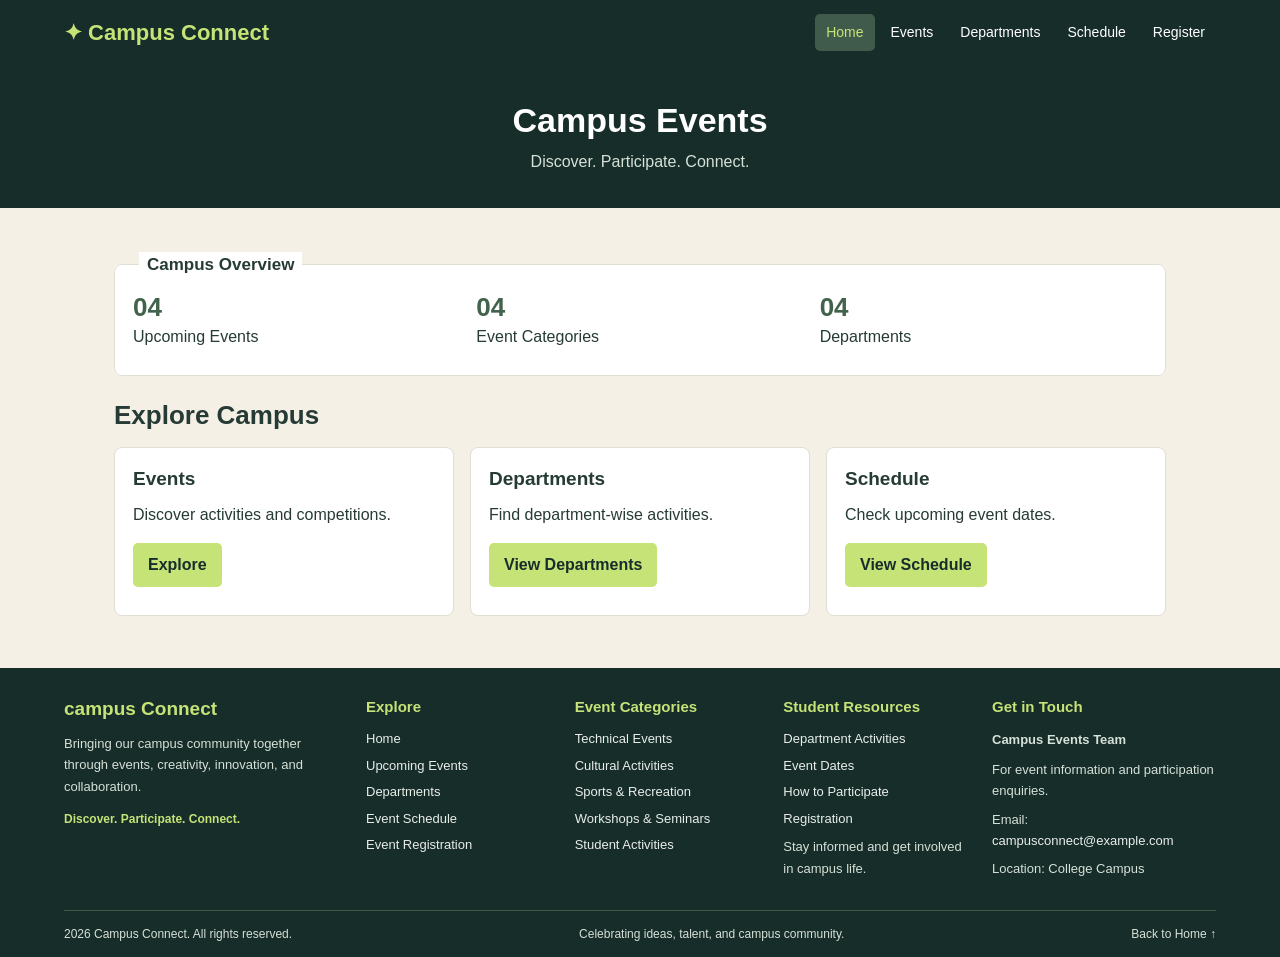
<file: index.html>
<!DOCTYPE html>
<html lang="en">
<head>
    <meta charset="UTF-8">
    <meta name="viewport" content="width=device-width, initial-scale=1.0">
    <title>Campus Connect | Home</title>
    <link rel="stylesheet" href="style.css">
</head>
<body>

<header>
    <div class="logo">✦ Campus Connect</div>
    <nav>
        <a class="active" href="index.html">Home</a>
        <a href="events.html">Events</a>
        <a href="departments.html">Departments</a>
        <a href="schedule.html">Schedule</a>
        <a href="register.html">Register</a>
    </nav>
</header>

<div class="hero">
    <h1>Campus Events</h1>
    <p>Discover. Participate. Connect.</p>
</div>

<main class="wrap">

    <fieldset>
        <legend>Campus Overview</legend>
        <div class="grid">
            <div>
                <span class="stat">04</span>
                <p>Upcoming Events</p>
            </div>
            <div>
                <span class="stat">04</span>
                <p>Event Categories</p>
            </div>
            <div>
                <span class="stat">04</span>
                <p>Departments</p>
            </div>
        </div>
    </fieldset>

    <section>
        <h2>Explore Campus</h2>
        <div class="grid">

            <div class="card">
                <h3>Events</h3>
                <p>Discover activities and competitions.</p>
                <a class="btn" href="events.html">Explore</a>
            </div>

            <div class="card">
                <h3>Departments</h3>
                <p>Find department-wise activities.</p>
                <a class="btn" href="departments.html">
                    View Departments
                </a>
            </div>

            <div class="card">
                <h3>Schedule</h3>
                <p>Check upcoming event dates.</p>
                <a class="btn" href="schedule.html">
                    View Schedule
                </a>
            </div>

        </div>
    </section>

</main>

<footer>
    <div class="footer-container">

        <div class="footer-about">
            <h2 class="footer-logo">campus Connect</h2>
            <p class="footer-description">
                Bringing our campus community together through
                events, creativity, innovation, and collaboration.

            </p>
            <span class="footer-tagline">
                Discover. Participate. Connect.
            </span>
        </div>

        <div class="footer-column">
            <h3>Explore</h3>
            <a href="index.html">Home</a>
            <a href="events.html">Upcoming Events</a>
            <a href="departments.html">Departments</a>
            <a href="schedule.html">Event Schedule</a>
            <a href="register.html">Event Registration</a>
        </div>

        <div class="footer-column">
            <h3>Event Categories</h3>
            <a href="events.html">Technical Events</a>
            <a href="events.html">Cultural Activities</a>
            <a href="events.html">Sports &amp; Recreation</a>
            <a href="events.html">Workshops &amp; Seminars</a>
            <a href="events.html">Student Activities</a>
        </div>

        <div class="footer-column">
            <h3>Student Resources</h3>
            <a href="departments.html">Department Activities</a>
            <a href="schedule.html">Event Dates</a>
            <a href="register.html">How to Participate</a>
            <a href="register.html">Registration</a>
            <p class="footer-note">
                Stay informed and get involved in campus life.
            </p>
        </div>

        <div class="footer-column footer-contact">
            <h3>Get in Touch</h3>
            <p><strong>Campus Events Team</strong></p>
            <p>For event information and participation enquiries.</p>
            <p>
                Email:
                <a href="mailto:campusconnect@example.com">
                    campusconnect@example.com
                </a>
            </p>
            <p>Location: College Campus</p>
        </div>

    </div>

    <div class="footer-bottom">
        <p> 2026 Campus Connect. All rights reserved.</p>
        <p class="footer-motto">
            Celebrating ideas, talent, and campus community.
        </p>
        <a href="index.html">Back to Home ↑</a>
    </div>
</footer>

</body>
</html>
</file>
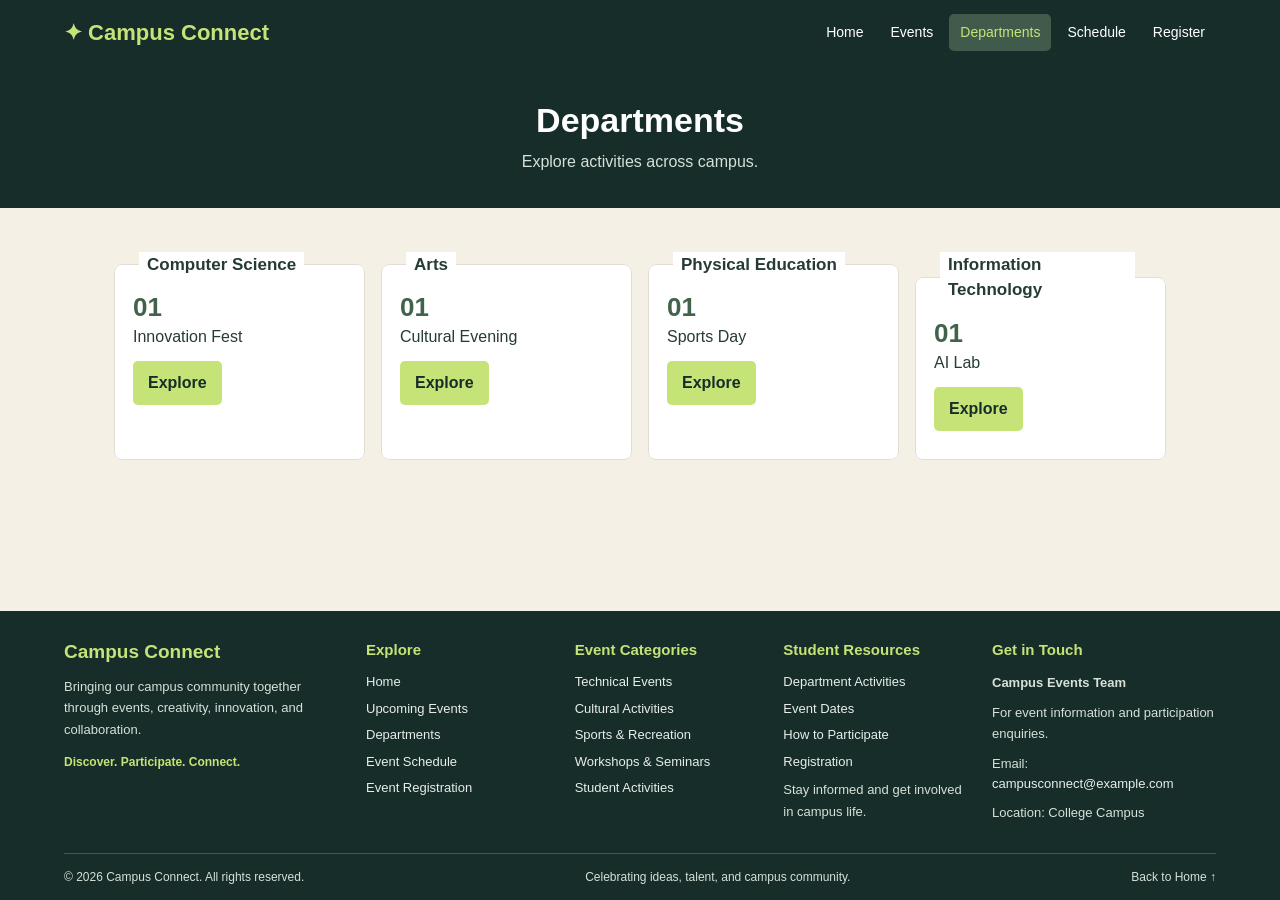
<file: departments.html>
<!DOCTYPE html>
<html lang="en">
<head>
    <meta charset="UTF-8">
    <meta name="viewport" content="width=device-width, initial-scale=1.0">
    <title>Campus Connect | Departments</title>
    <link rel="stylesheet" href="style.css">
</head>
<body>

<header>
    <div class="logo">✦ Campus Connect</div>

    <nav>
        <a href="index.html">Home</a>
        <a href="events.html">Events</a>
        <a class="active" href="departments.html">Departments</a>
        <a href="schedule.html">Schedule</a>
        <a href="register.html">Register</a>
    </nav>
</header>

<div class="hero">
    <h1>Departments</h1>
    <p>Explore activities across campus.</p>
</div>

<main class="wrap">
    <section>
        <div class="grid">

            <fieldset>
                <legend>Computer Science</legend>
                <span class="stat">01</span>
                <p>Innovation Fest</p>
                <a class="btn" href="events.html">Explore</a>
            </fieldset>

            <fieldset>
                <legend>Arts</legend>
                <span class="stat">01</span>
                <p>Cultural Evening</p>
                <a class="btn" href="events.html">Explore</a>
            </fieldset>

            <fieldset>
                <legend>Physical Education</legend>
                <span class="stat">01</span>
                <p>Sports Day</p>
                <a class="btn" href="events.html">Explore</a>
            </fieldset>

            <fieldset>
                <legend>Information Technology</legend>
                <span class="stat">01</span>
                <p>AI Lab</p>
                <a class="btn" href="events.html">Explore</a>
            </fieldset>

        </div>
    </section>
</main>

<footer>
    <div class="footer-container">

        <div class="footer-about">
            <h2 class="footer-logo">Campus Connect</h2>
            <p class="footer-description">
                Bringing our campus community together through
                events, creativity, innovation, and collaboration.
            </p>
            <span class="footer-tagline">
                Discover. Participate. Connect.
            </span>
        </div>

        <div class="footer-column">
            <h3>Explore</h3>
            <a href="index.html">Home</a>
            <a href="events.html">Upcoming Events</a>
            <a href="departments.html">Departments</a>
            <a href="schedule.html">Event Schedule</a>
            <a href="register.html">Event Registration</a>
        </div>

        <div class="footer-column">
            <h3>Event Categories</h3>
            <a href="events.html">Technical Events</a>
            <a href="events.html">Cultural Activities</a>
            <a href="events.html">Sports &amp; Recreation</a>
            <a href="events.html">Workshops &amp; Seminars</a>
            <a href="events.html">Student Activities</a>
        </div>

        <div class="footer-column">
            <h3>Student Resources</h3>
            <a href="departments.html">Department Activities</a>
            <a href="schedule.html">Event Dates</a>
            <a href="register.html">How to Participate</a>
            <a href="register.html">Registration</a>
            <p class="footer-note">
                Stay informed and get involved in campus life.
            </p>
        </div>

        <div class="footer-column footer-contact">
            <h3>Get in Touch</h3>
            <p><strong>Campus Events Team</strong></p>
            <p>For event information and participation enquiries.</p>
            <p>
                Email:
                <a href="mailto:campusconnect@example.com">
                    campusconnect@example.com
                </a>
            </p>
            <p>Location: College Campus</p>
        </div>

    </div>

    <div class="footer-bottom">
        <p>© 2026 Campus Connect. All rights reserved.</p>

        <p class="footer-motto">
            Celebrating ideas, talent, and campus community.
        </p>

        <a href="index.html">Back to Home ↑</a>
    </div>
</footer>

</body>
</html>
</file>
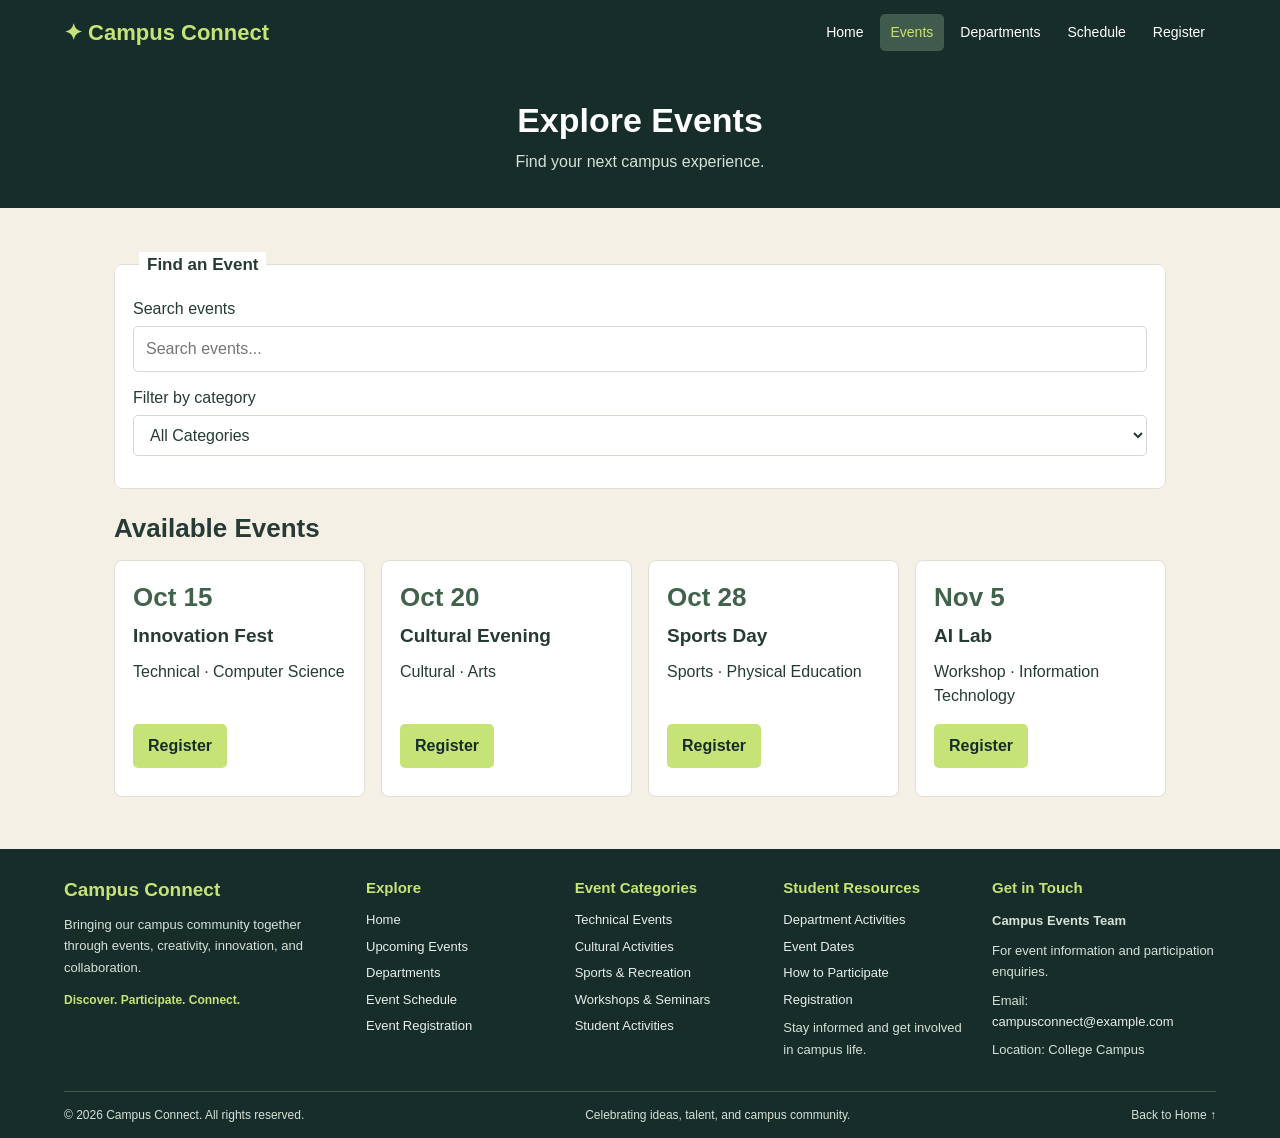
<file: events.html>
<!DOCTYPE html>
<html lang="en">
<head>
    <meta charset="UTF-8">
    <meta name="viewport" content="width=device-width, initial-scale=1.0">
    <title>Campus Connect | Events</title>
    <link rel="stylesheet" href="style.css">
</head>
<body>

<header>
    <div class="logo">✦ Campus Connect</div>
    <nav>
        <a href="index.html">Home</a>
        <a class="active" href="events.html">Events</a>
        <a href="departments.html">Departments</a>
        <a href="schedule.html">Schedule</a>
        <a href="register.html">Register</a>
    </nav>
</header>

<div class="hero">
    <h1>Explore Events</h1>
    <p>Find your next campus experience.</p>
</div>

<main class="wrap">

    <fieldset>
        <legend>Find an Event</legend>

        <label for="search">Search events</label>
        <input type="search" id="searchInput" placeholder="Search events...">

        <label for="filter">Filter by category</label>
        <select id="categoryFilter">
            <option value="">All Categories</option>
            <option value="Technical">Technical</option>
            <option value="Cultural">Cultural</option>
            <option value="Sports">Sports</option>
            <option value="Workshop">Workshop</option>
        </select>
    </fieldset>

    <section>
        <h2>Available Events</h2>
        <div class="grid" id="eventList"></div>
        <p id="emptyMessage" hidden>No events match your search.</p>
    </section>

</main>

<footer>
    <div class="footer-container">

        <div class="footer-about">
            <h2 class="footer-logo"> Campus Connect</h2>
            <p class="footer-description">
                Bringing our campus community together through
                events, creativity, innovation, and collaboration.
            </p>
            <span class="footer-tagline">
                Discover. Participate. Connect.
            </span>
        </div>

        <div class="footer-column">
            <h3>Explore</h3>
            <a href="index.html">Home</a>
            <a href="events.html">Upcoming Events</a>
            <a href="departments.html">Departments</a>
            <a href="schedule.html">Event Schedule</a>
            <a href="register.html">Event Registration</a>
        </div>

        <div class="footer-column">
            <h3>Event Categories</h3>
            <a href="events.html">Technical Events</a>
            <a href="events.html">Cultural Activities</a>
            <a href="events.html">Sports &amp; Recreation</a>
            <a href="events.html">Workshops &amp; Seminars</a>
            <a href="events.html">Student Activities</a>
        </div>

        <div class="footer-column">
            <h3>Student Resources</h3>
            <a href="departments.html">Department Activities</a>
            <a href="schedule.html">Event Dates</a>
            <a href="register.html">How to Participate</a>
            <a href="register.html">Registration</a>
            <p class="footer-note">
                Stay informed and get involved in campus life.
            </p>
        </div>

        <div class="footer-column footer-contact">
            <h3>Get in Touch</h3>
            <p><strong>Campus Events Team</strong></p>
            <p>For event information and participation enquiries.</p>
            <p>
                Email:
                <a href="mailto:campusconnect@example.com">
                    campusconnect@example.com
                </a>
            </p>
            <p>Location: College Campus</p>
        </div>

    </div>

    <div class="footer-bottom">
        <p>© 2026 Campus Connect. All rights reserved.</p>
        <p class="footer-motto">
            Celebrating ideas, talent, and campus community.
        </p>
        <a href="index.html">Back to Home ↑</a>
    </div>
</footer>

<script src="js/events.js" defer></script>

</body>
</html>
</file>
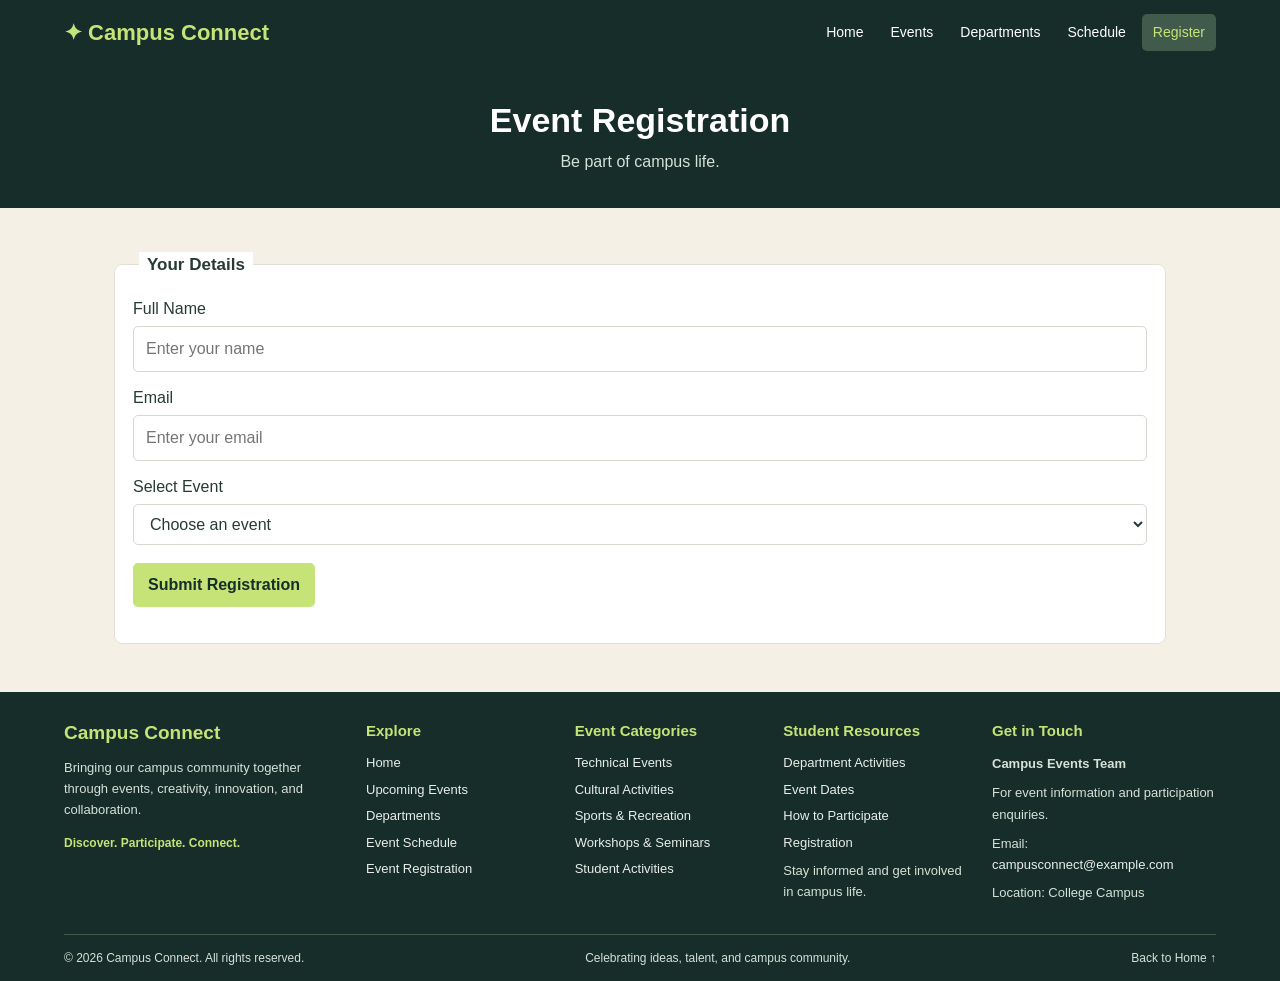
<file: register.html>
<!DOCTYPE html>
<html lang="en">
<head>
    <meta charset="UTF-8">
    <meta name="viewport" content="width=device-width, initial-scale=1.0">
    <title>Campus Connect | Register</title>
    <link rel="stylesheet" href="style.css">
</head>
<body>

<header>
    <div class="logo">✦ Campus Connect</div>
    <nav>
        <a href="index.html">Home</a>
        <a href="events.html">Events</a>
        <a href="departments.html">Departments</a>
        <a href="schedule.html">Schedule</a>
        <a class="active" href="register.html">Register</a>
    </nav>
</header>

<div class="hero">
    <h1>Event Registration</h1>
    <p>Be part of campus life.</p>
</div>

<main class="wrap">
    <form id="form">
        <fieldset>
            <legend>Your Details</legend>

            <label for="name">Full Name</label>
            <input
                id="name"
                name="name"
                type="text"
                required
                placeholder="Enter your name"
            >

            <label for="email">Email</label>
            <input
                id="email"
                name="email"
                type="email"
                required
                placeholder="Enter your email"
            >

            <label for="event">Select Event</label>
            <select id="event" name="event" required>
                <option value="">Choose an event</option>
                <option>Innovation Fest</option>
                <option>Cultural Evening</option>
                <option>Sports Day</option>
                <option>AI Lab</option>
            </select>

            <button type="submit">Submit Registration</button>

            <p id="msg" role="status" aria-live="polite"></p>
        </fieldset>
    </form>
</main>

<footer>
    <div class="footer-container">

        <div class="footer-about">
            <h2 class="footer-logo">Campus Connect</h2>
            <p class="footer-description">
                Bringing our campus community together through
                events, creativity, innovation, and collaboration.
            </p>
            <span class="footer-tagline">
                Discover. Participate. Connect.
            </span>
        </div>

        <div class="footer-column">
            <h3>Explore</h3>
            <a href="index.html">Home</a>
            <a href="events.html">Upcoming Events</a>
            <a href="departments.html">Departments</a>
            <a href="schedule.html">Event Schedule</a>
            <a href="register.html">Event Registration</a>
        </div>

        <div class="footer-column">
            <h3>Event Categories</h3>
            <a href="events.html">Technical Events</a>
            <a href="events.html">Cultural Activities</a>
            <a href="events.html">Sports &amp; Recreation</a>
            <a href="events.html">Workshops &amp; Seminars</a>
            <a href="events.html">Student Activities</a>
        </div>

        <div class="footer-column">
            <h3>Student Resources</h3>
            <a href="departments.html">Department Activities</a>
            <a href="schedule.html">Event Dates</a>
            <a href="register.html">How to Participate</a>
            <a href="register.html">Registration</a>
            <p class="footer-note">
                Stay informed and get involved in campus life.
            </p>
        </div>

        <div class="footer-column footer-contact">
            <h3>Get in Touch</h3>
            <p><strong>Campus Events Team</strong></p>
            <p>For event information and participation enquiries.</p>
            <p>
                Email:
                <a href="mailto:campusconnect@example.com">
                    campusconnect@example.com
                </a>
            </p>
            <p>Location: College Campus</p>
        </div>

    </div>

    <div class="footer-bottom">
        <p>© 2026 Campus Connect. All rights reserved.</p>
        <p class="footer-motto">
            Celebrating ideas, talent, and campus community.
        </p>
        <a href="index.html">Back to Home ↑</a>
    </div>
</footer>

<script src="js/register.js" defer></script>

</body>
</html>
</file>
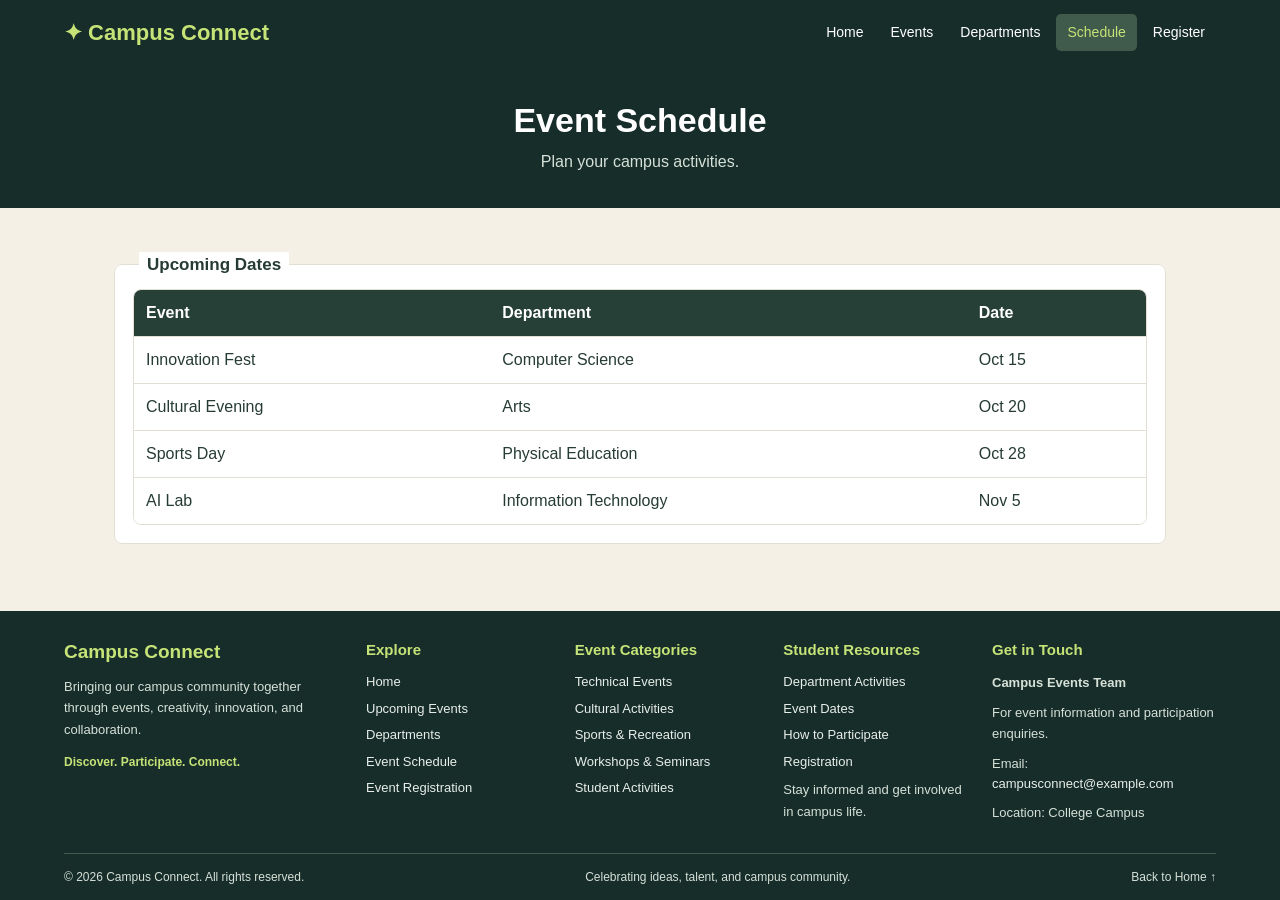
<file: schedule.html>
<!DOCTYPE html>
<html lang="en">
<head>
    <meta charset="UTF-8">
    <meta name="viewport" content="width=device-width, initial-scale=1.0">
    <title>Campus Connect | Schedule</title>
    <link rel="stylesheet" href="style.css">
</head>
<body>

<header>
    <div class="logo">✦ Campus Connect</div>

    <nav>
        <a href="index.html">Home</a>
        <a href="events.html">Events</a>
        <a href="departments.html">Departments</a>
        <a class="active" href="schedule.html">Schedule</a>
        <a href="register.html">Register</a>
    </nav>
</header>

<div class="hero">
    <h1>Event Schedule</h1>
    <p>Plan your campus activities.</p>
</div>

<main class="wrap">
    <section>
        <fieldset>
            <legend>Upcoming Dates</legend>

            <div class="table-wrap">
                <table>
                    <thead>
                        <tr>
                            <th>Event</th>
                            <th>Department</th>
                            <th>Date</th>
                        </tr>
                    </thead>

                    <tbody>
                        <tr>
                            <td>Innovation Fest</td>
                            <td>Computer Science</td>
                            <td>Oct 15</td>
                        </tr>
                        <tr>
                            <td>Cultural Evening</td>
                            <td>Arts</td>
                            <td>Oct 20</td>
                        </tr>
                        <tr>
                            <td>Sports Day</td>
                            <td>Physical Education</td>
                            <td>Oct 28</td>
                        </tr>
                        <tr>
                            <td>AI Lab</td>
                            <td>Information Technology</td>
                            <td>Nov 5</td>
                        </tr>
                    </tbody>
                </table>
            </div>
        </fieldset>
    </section>
</main>

<footer>
    <div class="footer-container">

        <div class="footer-about">
            <h2 class="footer-logo"> Campus Connect</h2>
            <p class="footer-description">
                Bringing our campus community together through
                events, creativity, innovation, and collaboration.
            </p>
            <span class="footer-tagline">
                Discover. Participate. Connect.
            </span>
        </div>

        <div class="footer-column">
            <h3>Explore</h3>
            <a href="index.html">Home</a>
            <a href="events.html">Upcoming Events</a>
            <a href="departments.html">Departments</a>
            <a href="schedule.html">Event Schedule</a>
            <a href="register.html">Event Registration</a>
        </div>

        <div class="footer-column">
            <h3>Event Categories</h3>
            <a href="events.html">Technical Events</a>
            <a href="events.html">Cultural Activities</a>
            <a href="events.html">Sports &amp; Recreation</a>
            <a href="events.html">Workshops &amp; Seminars</a>
            <a href="events.html">Student Activities</a>
        </div>

        <div class="footer-column">
            <h3>Student Resources</h3>
            <a href="departments.html">Department Activities</a>
            <a href="schedule.html">Event Dates</a>
            <a href="register.html">How to Participate</a>
            <a href="register.html">Registration</a>
            <p class="footer-note">
                Stay informed and get involved in campus life.
            </p>
        </div>

        <div class="footer-column footer-contact">
            <h3>Get in Touch</h3>
            <p><strong>Campus Events Team</strong></p>
            <p>For event information and participation enquiries.</p>
            <p>
                Email:
                <a href="mailto:campusconnect@example.com">
                    campusconnect@example.com
                </a>
            </p>
            <p>Location: College Campus</p>
        </div>

    </div>

    <div class="footer-bottom">
        <p>© 2026 Campus Connect. All rights reserved.</p>
        <p class="footer-motto">
            Celebrating ideas, talent, and campus community.
        </p>
        <a href="index.html">Back to Home ↑</a>
    </div>
</footer>

</body>
</html>
</file>
<file: style.css>
/* ==============================
   GLOBAL RESET
============================== */

*,
*::before,
*::after {
    box-sizing: border-box;
    margin: 0;
    padding: 0;
}

html {
    width: 100%;
    min-height: 100%;
    scroll-behavior: smooth;
}

body {
    width: 100%;
    min-height: 100vh;
    display: flex;
    flex-direction: column;
    overflow-x: hidden;
    font: 16px Arial, sans-serif;
    line-height: 1.5;
    color: #263B35;
    background: #F5F0E6;
}

h1, h2, h3, h4, p {
    overflow-wrap: break-word;
}

h1 {
    font-size: 34px;
    line-height: 1.25;
    margin-bottom: 8px;
}

h2 {
    font-size: 26px;
    line-height: 1.35;
    margin-bottom: 14px;
}

h3 {
    font-size: 19px;
    line-height: 1.4;
    margin-bottom: 8px;
}

p {
    margin-bottom: 8px;
}

img {
    display: block;
    max-width: 100%;
    height: auto;
}

span {
    display: inline-block;
}

/* ==============================
   HEADER AND NAVIGATION
============================== */

header {
    width: 100%;
    flex-shrink: 0;
    padding: 14px 5%;
    display: flex;
    justify-content: space-between;
    align-items: center;
    gap: 14px;
    flex-wrap: wrap;
    background: #172D2A;
    color: #fff;
}

.logo {
    color: #C6E377;
    font-size: 22px;
    font-weight: 700;
    white-space: nowrap;
}

nav {
    display: flex;
    align-items: center;
    justify-content: flex-end;
    flex-wrap: wrap;
    gap: 5px;
}

nav a {
    display: inline-block;
    padding: 8px 11px;
    border-radius: 5px;
    color: #fff;
    text-decoration: none;
    font-size: 14px;
    transition: background 0.2s ease, color 0.2s ease;
}

nav a:hover,
nav a.active {
    background: #405B4C;
    color: #C6E377;
}

/* ==============================
   HERO SECTION
============================== */

.hero {
    width: 100%;
    padding: 34px 16px;
    text-align: center;
    background: #172D2A;
    color: #fff;
}

.hero h1 {
    margin-bottom: 8px;
}

.hero p {
    margin-bottom: 0;
    color: #D6E1D7;
}

/* ==============================
   MAIN CONTENT
============================== */

main,
.wrap {
    width: 100%;
    max-width: 1100px;
    min-width: 0;
    margin: 0 auto;
    padding: 26px 24px;
    flex: 1 0 auto;
}

section {
    width: 100%;
    min-width: 0;
    margin-bottom: 26px;
}

/* ==============================
   GRID LAYOUT
============================== */

.grid {
    display: grid;
    grid-template-columns:
        repeat(auto-fit, minmax(min(220px, 100%), 1fr));
    align-items: stretch;
    gap: 16px;
}

.grid > * {
    min-width: 0;
}

/* ==============================
   CARDS
============================== */

.card {
    min-width: 0;
    height: 100%;
    padding: 18px;
    display: flex;
    flex-direction: column;
    align-items: flex-start;
    gap: 8px;
    background: #fff;
    border: 1px solid #E2DED3;
    border-radius: 8px;
}

.card h3 {
    margin-bottom: 2px;
}

.card p {
    margin-bottom: 8px;
}

.card .btn {
    margin-top: auto;
}

/* ==============================
   FIELDSET AND LEGEND
   SHARED FIX FOR ALL PAGES
============================== */

fieldset {
    display: block;
    width: 100%;
    min-width: 0;
    margin: 18px 0 22px;
    padding: 12px 18px 18px;
    border: 1px solid #E2DED3;
    border-radius: 8px;
    background: #fff;
}

fieldset legend {
    position: static;
    display: table;
    float: none;
    max-width: calc(100% - 18px);
    margin: 0 0 0 6px;
    padding: 0 8px;
    color: #263B35;
    background: #fff;
    font-size: 17px;
    font-weight: 700;
    line-height: 1.5;
    white-space: normal;
}

/* ==============================
   STATISTICS
============================== */

.stat {
    color: #42634B;
    font-size: 26px;
    font-weight: 700;
    line-height: 1.4;
}

/* ==============================
   FORMS
============================== */

form {
    width: 100%;
    min-width: 0;
}

label {
    display: block;
    margin: 8px 0 5px;
    line-height: 1.5;
}

input:not([type="checkbox"]):not([type="radio"]),
select,
textarea {
    display: block;
    width: 100%;
    min-width: 0;
    max-width: 100%;
    margin: 0 0 14px;
    padding: 10px 12px;
    border: 1px solid #D5D9CF;
    border-radius: 5px;
    background: #fff;
    color: #263B35;
    font: inherit;
}

textarea {
    min-height: 100px;
    resize: vertical;
}

input[type="checkbox"],
input[type="radio"] {
    width: 16px;
    height: 16px;
    margin: 0 7px 0 0;
    padding: 0;
    vertical-align: middle;
    accent-color: #405B4C;
    flex-shrink: 0;
}

.check-row {
    display: flex;
    align-items: center;
    gap: 8px;
    margin: 8px 0 14px;
}

.check-row label {
    margin: 0;
}

input:focus,
select:focus,
textarea:focus {
    outline: 2px solid #527965;
    outline-offset: 1px;
}

/* ==============================
   BUTTONS AND LINKS
============================== */

button,
.btn {
    display: inline-block;
    width: auto;
    max-width: 100%;
    margin: 4px 0 10px;
    padding: 10px 15px;
    border: 0;
    border-radius: 5px;
    background: #C6E377;
    color: #172D2A;
    font: inherit;
    font-weight: 700;
    text-decoration: none;
    text-align: center;
    cursor: pointer;
    transition: background 0.2s ease;
}

button:hover,
.btn:hover {
    background: #B5D460;
}

button:focus-visible,
.btn:focus-visible,
nav a:focus-visible {
    outline: 2px solid #C6E377;
    outline-offset: 3px;
}

/* ==============================
   TABLES
============================== */

.table-wrap {
    width: 100%;
    max-width: 100%;
    overflow-x: auto;
    border: 1px solid #E2DED3;
    border-radius: 8px;
    background: #fff;
}

table {
    width: 100%;
    border-collapse: collapse;
    background: #fff;
}

th,
td {
    padding: 11px 12px;
    text-align: left;
    vertical-align: top;
    border-bottom: 1px solid #E2DED3;
    overflow-wrap: anywhere;
}

th {
    background: #263F37;
    color: #fff;
    font-weight: 700;
}

tbody tr:last-child td {
    border-bottom: 0;
}

/* ==============================
   FOOTER
============================== */

footer {
    display: block;
    width: 100%;
    flex-shrink: 0;
    margin-top: auto;
    padding: 28px 5% 0;
    background: #172D2A;
    color: #fff;
}

.footer-container {
    display: grid;
    grid-template-columns: 1.5fr 1fr 1fr 1fr 1.2fr;
    align-items: start;
    gap: 22px;
    width: 100%;
    max-width: 1200px;
    margin: 0 auto;
    padding-bottom: 22px;
}

.footer-about,
.footer-column {
    min-width: 0;
}

.footer-logo {
    margin: 0 0 10px;
    color: #C6E377;
    font-size: 19px;
    line-height: 1.4;
}

.footer-description,
.footer-column p {
    margin: 0 0 8px;
    color: #D6E1D7;
    font-size: 13px;
    line-height: 1.65;
    overflow-wrap: anywhere;
}

.footer-tagline {
    display: inline-block;
    margin-top: 5px;
    color: #C6E377;
    font-size: 12px;
    font-weight: 700;
}

.footer-column h3 {
    margin: 0 0 12px;
    color: #C6E377;
    font-size: 15px;
    line-height: 1.4;
}

.footer-column a {
    display: block;
    width: fit-content;
    max-width: 100%;
    margin-bottom: 7px;
    color: #E8EEE9;
    font-size: 13px;
    line-height: 1.5;
    text-decoration: none;
    overflow-wrap: anywhere;
}

.footer-column a:hover,
.footer-bottom a:hover {
    color: #C6E377;
    text-decoration: underline;
}

.footer-note {
    margin-top: 8px !important;
}

.footer-bottom {
    display: flex;
    justify-content: space-between;
    align-items: center;
    flex-wrap: wrap;
    gap: 8px 16px;
    width: 100%;
    max-width: 1200px;
    margin: 0 auto;
    padding: 14px 0;
    border-top: 1px solid #405B4C;
}

.footer-bottom p,
.footer-bottom a {
    margin: 0;
    color: #D6E1D7;
    font-size: 12px;
    line-height: 1.5;
}

.footer-bottom a {
    text-decoration: none;
}

.footer-motto {
    text-align: center;
}

/* ==============================
   RESPONSIVE: TABLETS
============================== */

@media (max-width: 1000px) {
    .footer-container {
        grid-template-columns: repeat(3, minmax(0, 1fr));
        gap: 24px 18px;
    }

    .footer-about {
        grid-column: span 2;
    }
}

/* ==============================
   RESPONSIVE: MOBILE
============================== */

@media (max-width: 700px) {
    header {
        flex-direction: column;
        align-items: flex-start;
        gap: 10px;
    }

    nav {
        width: 100%;
        justify-content: flex-start;
    }

    nav a {
        padding: 8px;
    }

    main,
    .wrap {
        padding: 22px 16px;
    }

    .hero {
        padding: 28px 14px;
    }

    footer {
        padding: 24px 5% 0;
    }

    .footer-container {
        grid-template-columns: repeat(2, minmax(0, 1fr));
        gap: 22px 16px;
    }

    .footer-about {
        grid-column: 1 / -1;
    }

    .footer-bottom {
        flex-direction: column;
        align-items: flex-start;
    }

    .footer-motto {
        text-align: left;
    }
}

/* ==============================
   RESPONSIVE: SMALL MOBILE
============================== */

@media (max-width: 420px) {
    .logo {
        font-size: 19px;
    }

    .hero h1 {
        font-size: 27px;
    }

    h2 {
        font-size: 23px;
    }

    main,
    .wrap {
        padding: 18px 12px;
    }

    .card {
        padding: 13px;
    }

    fieldset {
        padding: 10px 13px 13px;
    }

    fieldset legend {
        position: static;
        margin-left: 4px;
        font-size: 15px;
    }

    nav {
        gap: 3px;
    }

    nav a {
        padding: 7px;
        font-size: 13px;
    }

    th,
    td {
        padding: 8px 6px;
        font-size: 13px;
    }

    .footer-container {
        gap: 20px 12px;
    }

    .footer-column h3 {
        font-size: 14px;
    }

    .footer-column a,
    .footer-column p {
        font-size: 12px;
    }
}

/* ==============================
   RESPONSIVE: VERY SMALL SCREENS
============================== */

@media (max-width: 350px) {
    .footer-container {
        grid-template-columns: 1fr;
    }

    .footer-about {
        grid-column: auto;
    }

    .footer-bottom {
        gap: 8px;
    }
}
</file>
